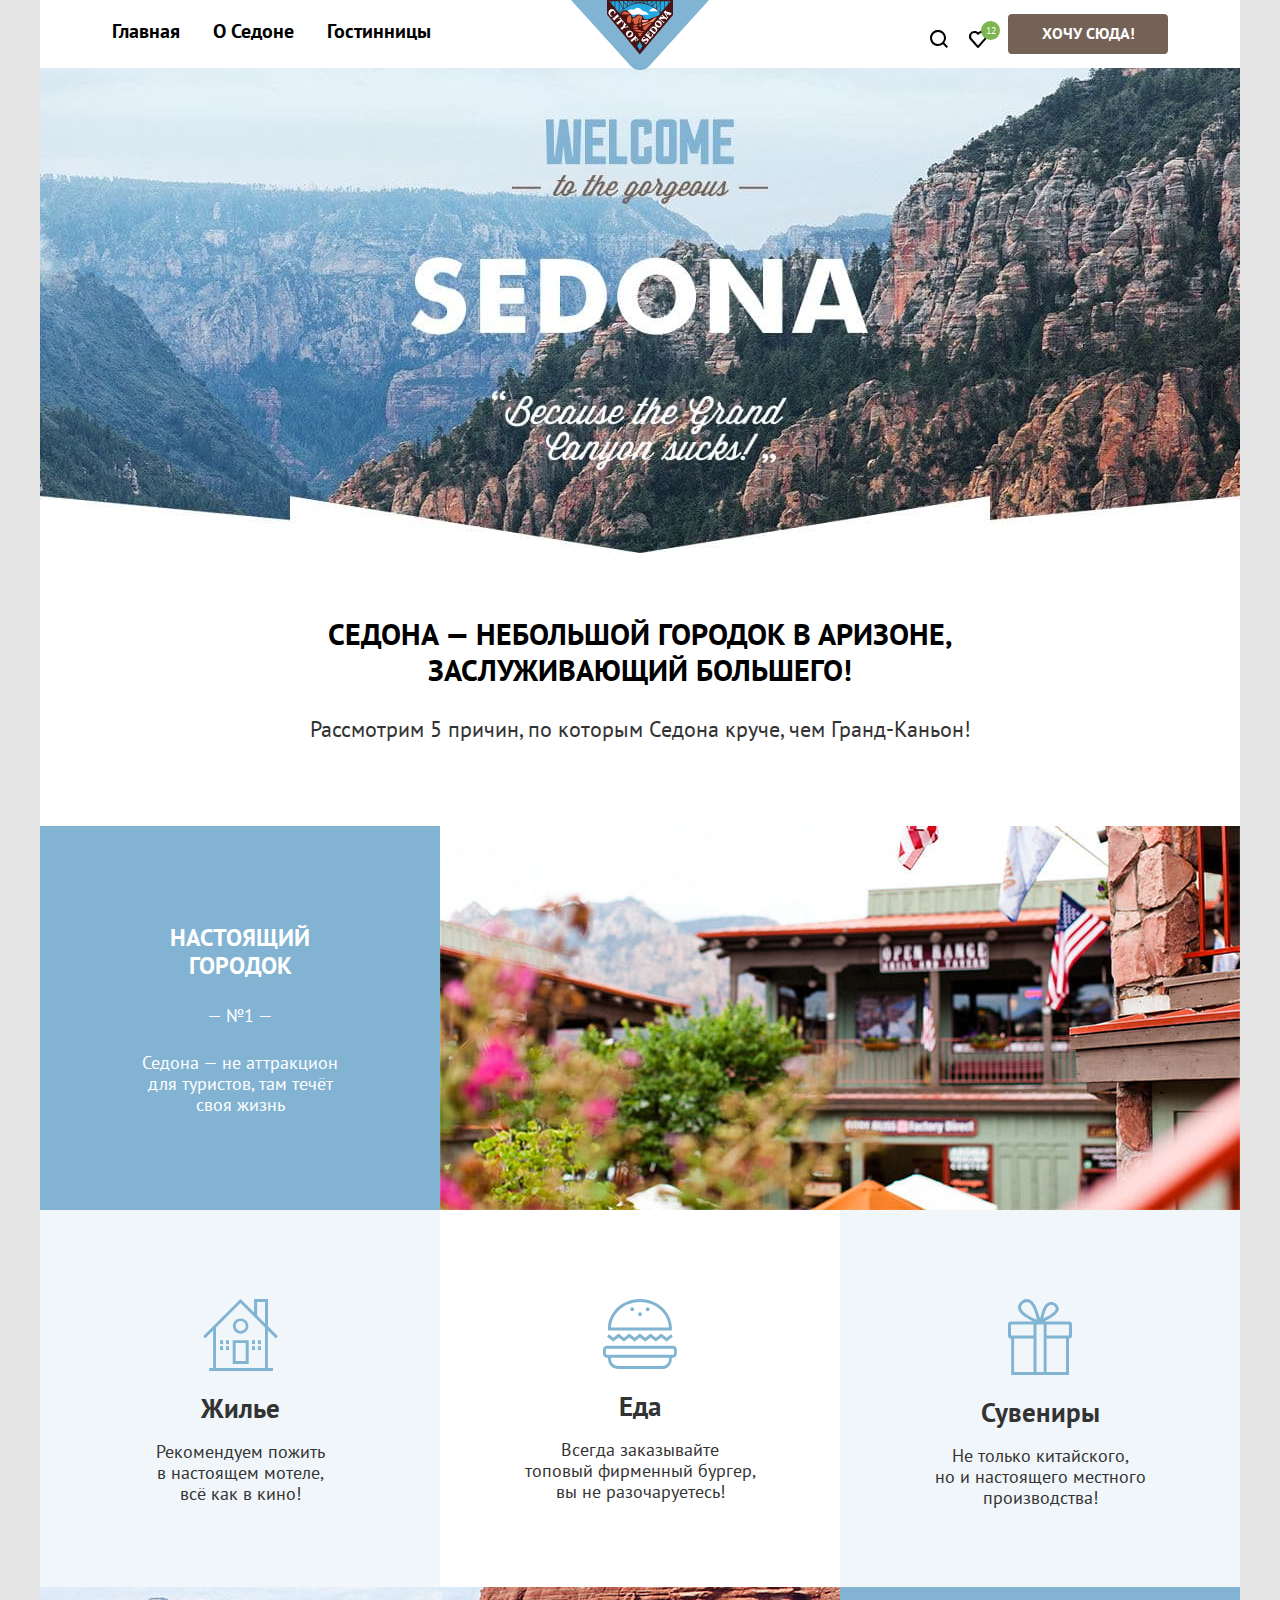
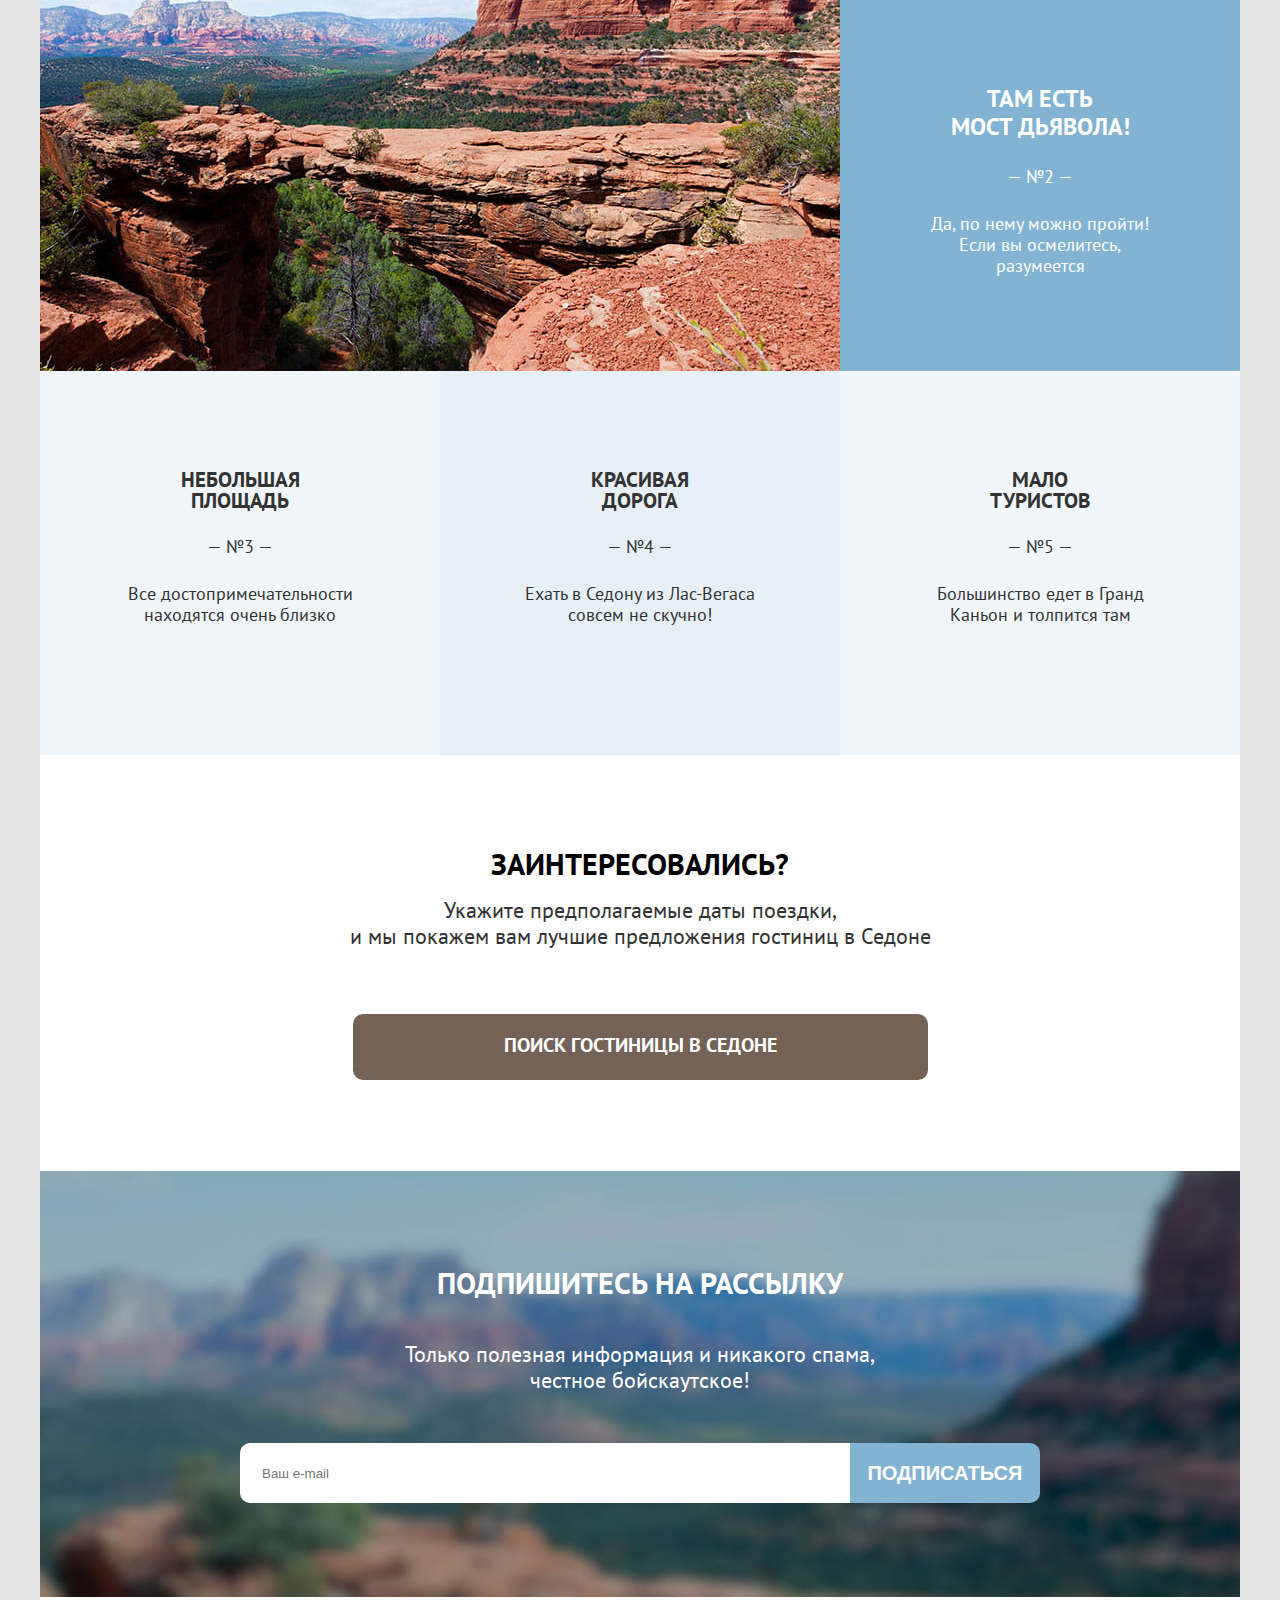
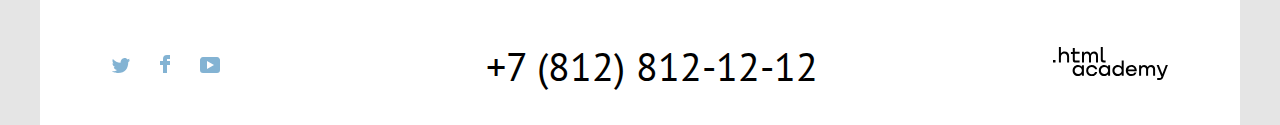
<file: index.html>
<!DOCTYPE html>
<html lang="ru">
  <head>
    <meta charset="utf-8" />
    <title>HTML Academy: Седона</title>
    <link rel="stylesheet" href="./css/style.css" />
  </head>
  <body>
    <header class="header">
      <div class="container_wrap header_container_wrap">
        <nav class="header_nav">
          <ul class="header_list">
            <li class="header_item">
              <a class="header_list-link" href="#">Главная</a>
            </li>
            <li class="header_item">
              <a class="header_list-link" href="#">О Седоне</a>
            </li>
            <li class="header_item">
              <a class="header_list-link" href="./catalog.html">Гостинницы</a>
            </li>
          </ul>
        </nav>

        <img
          src="./img/logo_sedona.svg"
          class="header_logo"
          width="138"
          height="70"
          alt="Logo"
        />

        <div class="header_btn_group">
          <a class="header_btn" href="#">
            <img src="./img/search.svg" width="18" height="18" alt="Search" />
          </a>
          <a class="header_btn header_btn-img btn_count-likes" href="#">
            <img src="./img/likes.svg" width="18" height="17" alt="Likes" />
            <span class="count_likes">12</span>
          </a>
          <a class="header_btn-join" href="#">Хочу сюда!</a>
        </div>
      </div>
    </header>

    <main class="main">
      <section class="screen">
        <img
          src="./img/main-page/index-background.jpg"
          width="1200"
          height="485"
          alt="Welcome to the Sedona"
        />
      </section>

      <section class="presentation">
        <h1 class="presentation_title">
          Седона — небольшой городок в Аризоне,<br />
          заслуживающий большего!
        </h1>
        <p class="presentation_description">
          Рассмотрим 5 причин, по которым Седона круче, чем Гранд-Каньон!
        </p>

        <section>
          <div class="presentation_town_card presentation_card-height">
            <div class="presentation_card_wrap">
              <h2 class="presentation_subtitle">
                Настоящий<br />
                городок
              </h2>
              <p
                class="
                  presentation_serial_number presentation_serial_number-color
                "
              >
                — №1 —
              </p>
              <p class="presentation_card_description">
                Седона — не аттракцион<br />
                для туристов, там течёт<br />
                своя жизнь
              </p>
            </div>
            <img
              src="./img/main-page/bg-real_town.jpg"
              width="800"
              height="384"
              alt="Town landscape"
            />
          </div>
        </section>

        <section class="presentation_card">
          <div class="presentation_card_service presentation_card-height">
            <div
              class="
                presentation_card_service_house
                presentation_card_service_adventure
              "
            >
              <img
                src="./img/main-page/house.svg"
                width="75"
                height="72"
                class="presentation_card_service_img"
              />
              <h2 class="presentation_card_service_subtitle-height">Жилье</h2>
              <p class="presentation_card_service_description-img">
                Рекомендуем пожить <br />
                в настоящем мотеле,<br />
                всё как в кино!
              </p>
            </div>
            <div
              class="
                presentation_card_service_food
                presentation_card_service_adventure
              "
            >
              <img
                src="./img/main-page/burger.svg"
                width="74"
                height="70"
                class="presentation_card_service_img"
              />
              <h2 class="presentation_card_service_subtitle-height">Еда</h2>
              <p class="presentation_card_service_description-img">
                Всегда заказывайте <br />
                топовый фирменный бургер,<br />
                вы не разочаруетесь!
              </p>
            </div>
            <div
              class="
                presentation_card_service_gift
                presentation_card_service_adventure
              "
            >
              <img
                src="./img/main-page/gift.svg"
                width="64"
                height="76"
                class="presentation_card_service_img"
              />
              <h2 class="presentation_card_service_subtitle-height">
                Сувениры
              </h2>
              <p class="presentation_card_service_description-img">
                Не только китайского,<br />
                но и настоящего местного<br />
                производства!
              </p>
            </div>
          </div>
        </section>

        <section>
          <div class="cards_devils_bridge card_height">
            <img
              src="./img/main-page/bg-devils_bridge.jpg"
              width="800"
              height="384"
              alt="rope bridge"
            />
            <div class="presentation_card_wrap">
              <h2 class="presentation_subtitle">Там есть<br />мост дьявола!</h2>
              <p
                class="
                  presentation_serial_number presentation_serial_number-color
                "
              >
                — №2 —
              </p>
              <p class="presentation_card_description">
                Да, по нему можно пройти!<br />
                Если вы осмелитесь,<br />
                разумеется
              </p>
            </div>
          </div>
        </section>

        <section class="presentation_card">
          <div class="cards_small_area card_height">
            <div class="presentation_card_service_small_area">
              <h3 class="presentation_card_service_subtitle">
                Небольшая<br />
                площадь
              </h3>
              <p class="presentation_serial_number">— №3 —</p>
              <p class="presentation_card_service_description">
                Все достопримечательности<br />
                находятся очень близко
              </p>
            </div>
            <div class="presentation_card_service_beatiful_road">
              <h3 class="presentation_card_service_subtitle">
                Красивая<br />
                дорога
              </h3>
              <p class="presentation_serial_number">— №4 —</p>
              <p class="presentation_card_service_description">
                Ехать в Седону из Лас-Вегаса <br />совсем не скучно!
              </p>
            </div>
            <div class="presentation_card_service_few_tourists">
              <h3 class="presentation_card_service_subtitle">
                Мало<br />
                туристов
              </h3>
              <p class="presentation_serial_number">— №5 —</p>
              <p class="presentation_card_service_description">
                Большинство едет в Гранд<br />
                Каньон и толпится там
              </p>
            </div>
          </div>
        </section>
      </section>

      <section class="select_hotel">
        <h2 class="select_hotel_subtitle">Заинтересовались?</h2>
        <p class="select_hotel_description">
          Укажите предполагаемые даты поездки,<br />
          и мы покажем вам лучшие предложения гостиниц в Седоне
        </p>
        <a class="select_hotel_btn" href="#">Поиск гостиницы в Седоне</a>
      </section>
    </main>

    <footer class="footer">
      <section class="subscription">
        <h2 class="subscription_subtitle">Подпишитесь на рассылку</h2>

        <p class="subscription_description">
          Только полезная информация и никакого спама,<br />
          честное бойскаутское!
        </p>

        <form
          class="subscription_form"
          action="https://echo.htmlacademy.ru/"
          method="post"
        >
          <input
            class="subscription_input"
            placeholder="Ваш e-mail"
            type="email"
            name="subscription"
            required
          />

          <button class="subscription_submit" type="submit">Подписаться</button>
        </form>
      </section>

      <section class="footer_contacts container_wrap">
        <div class="foooter_contacts_wrap">
          <h2 class="visually-hidden">Контакты</h2>
          <ul class="footer_social_networks_list">
            <li class="footer_social_networks_item">
              <a class="footer_social_network_link" href="#">
                <img
                  src="./img/social-twitter.svg"
                  width="18"
                  height="15"
                  alt="Твиттер"
                />
              </a>
            </li>
            <li class="footer_social_networks_item">
              <a class="footer_social_network_link" href="#">
                <img
                  src="./img/social-facebook.svg"
                  width="10"
                  height="18"
                  alt="Фейсбук"
                />
              </a>
            </li>
            <li class="footer_social_networks_item">
              <a class="footer_social_network_link" href="#">
                <img
                  src="./img/social-youtube.svg"
                  width="20"
                  height="16"
                  alt="Ютуб"
                />
              </a>
            </li>
          </ul>
        </div>

        <span class="footer_phone_number">+7 (812) 812-12-12</span>

        <a class="footer_htmlacademy_link" href="https://htmlacademy.ru/">
          <img
            src="./img/logo_htmlacademy.svg"
            alt="logo link htmlacademy"
            width="115"
            height="34"
          />
        </a>
      </section>
    </footer>
  </body>
</html>
</file>
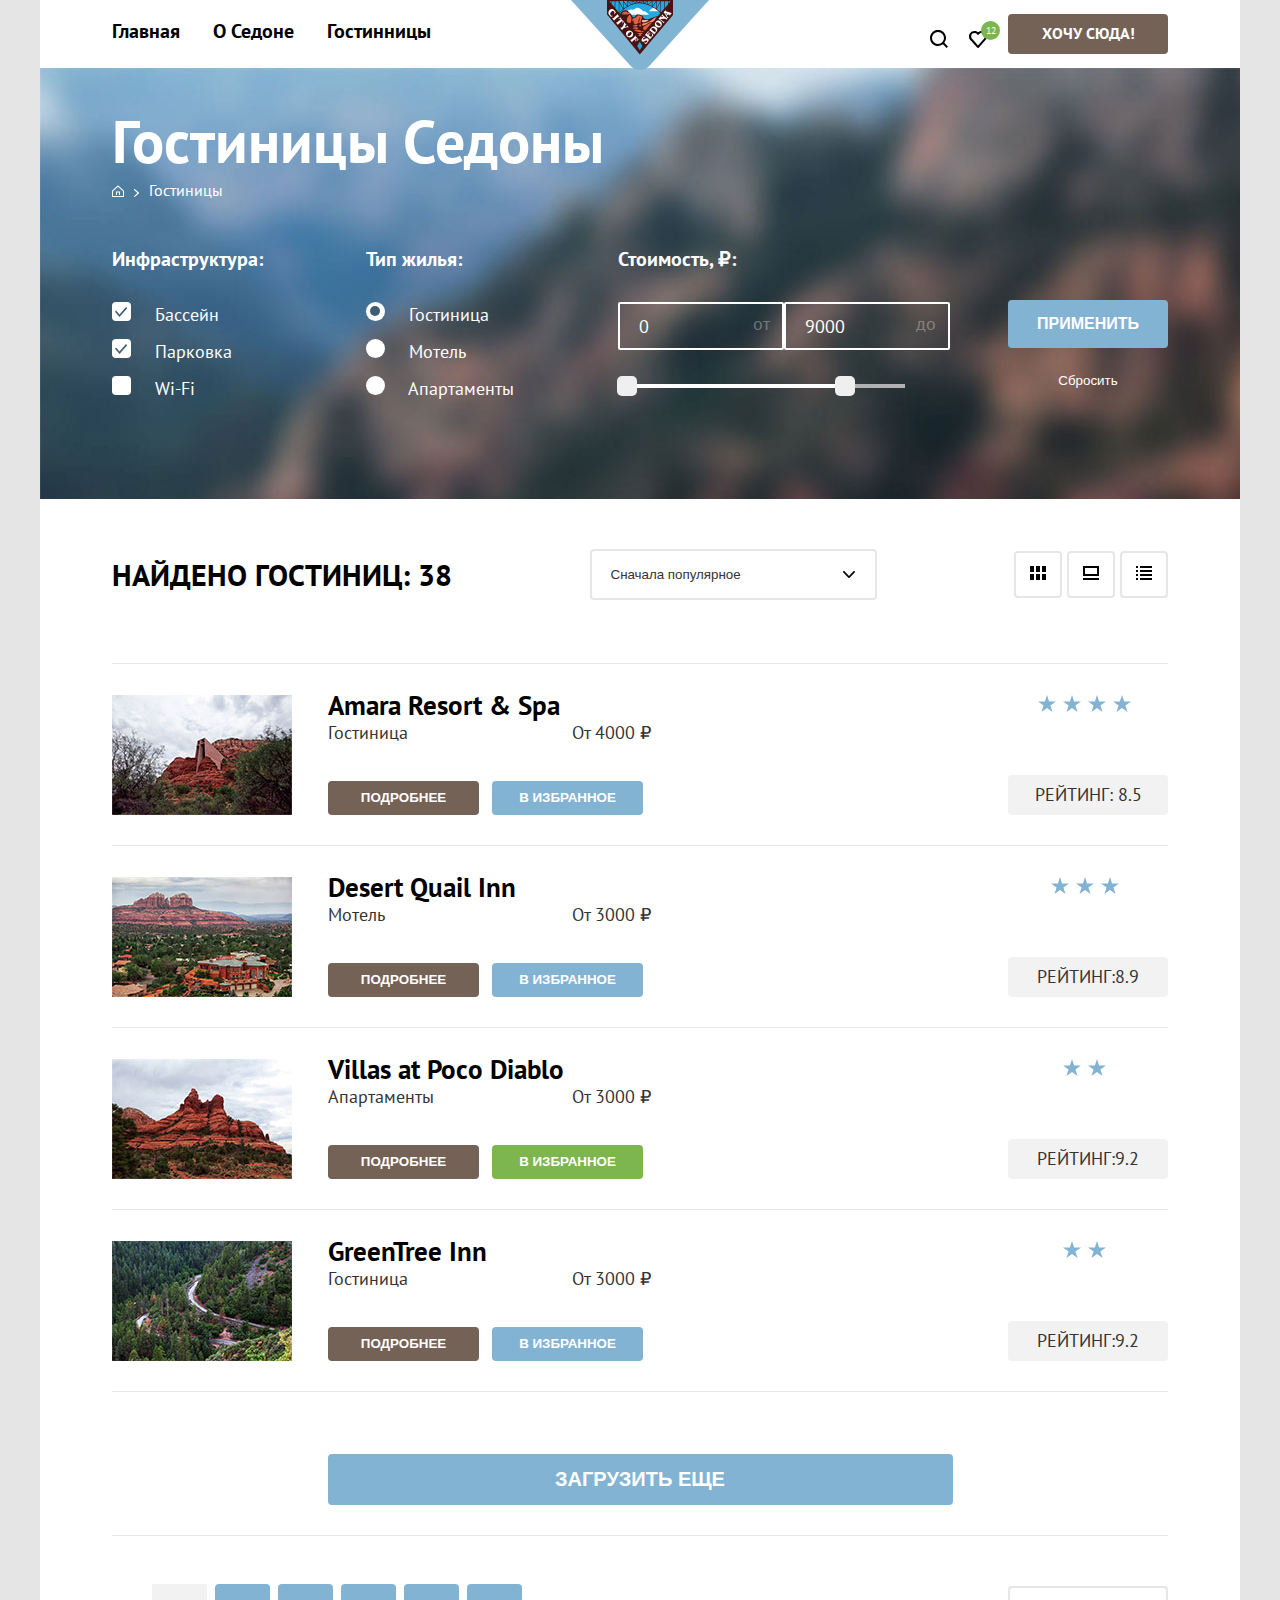
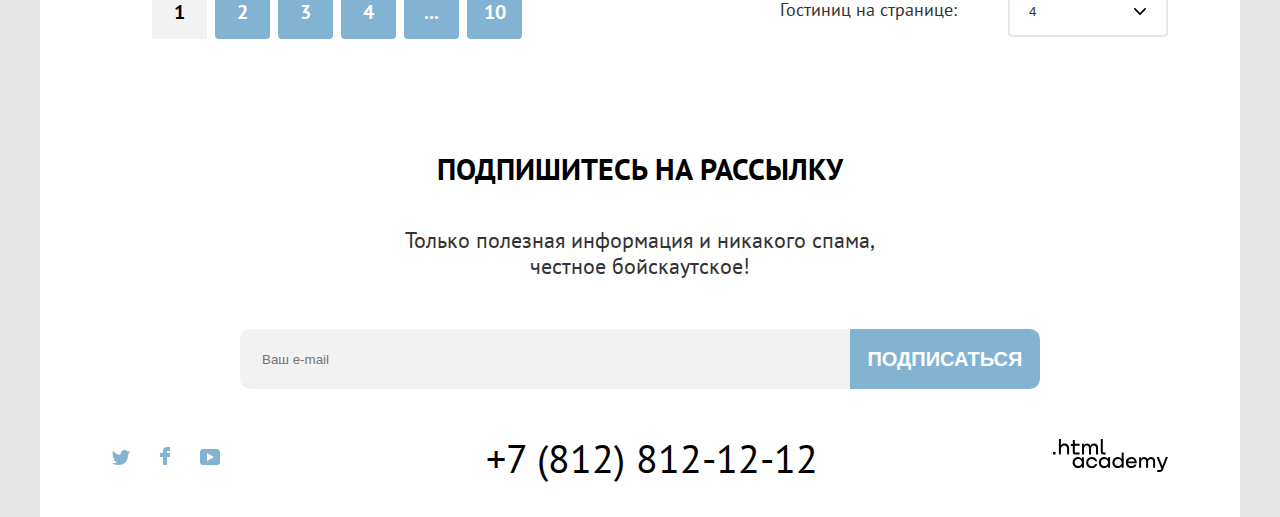
<file: catalog.html>
<!DOCTYPE html>
<html lang="ru">
  <head>
    <meta charset="utf-8" />
    <title>HTML Academy: Каталог</title>
    <link rel="stylesheet" href="./css/style.css" />
  </head>
  <body>
    <header class="header">
      <div class="container_wrap header_container_wrap">
        <nav class="header_nav">
          <ul class="header_list">
            <li class="header_item">
              <a class="header_list-link" href="./index.html">Главная</a>
            </li>
            <li class="header_item">
              <a class="header_list-link" href="#">О Седоне</a>
            </li>
            <li class="header_item">
              <a class="header_list-link" href="./catalog.html">Гостинницы</a>
            </li>
          </ul>
        </nav>

        <img
          src="./img/logo_sedona.svg"
          class="header_logo"
          width="138"
          height="70"
          alt="Logo"
        />

        <div class="header_btn_group">
          <a class="header_btn" href="#">
            <img src="./img/search.svg" width="18" height="18" alt="Search" />
          </a>
          <a class="header_btn header_btn-img btn_count-likes" href="#">
            <img src="./img/likes.svg" width="18" height="17" alt="Likes" />
            <span class="count_likes">12</span>
          </a>
          <a class="header_btn-join" href="#">Хочу сюда!</a>
        </div>
      </div>
    </header>

    <main class="main">
      <section class="search_parametrs">
        <div class="container_wrap">
          <div class="search_parametrs_wrap_navigation">
            <h1 class="search_parametrs_title">Гостиницы Седоны</h1>

            <ul class="breadcrumbs">
              <li class="breadcrumbs_item">
                <a class="breadcrumbs_link" href="index.html">
                  <img
                    src="./img/catalog-page/home.svg"
                    width="12"
                    height="12"
                    alt="Главная"
                  />
                </a>
              </li>
              <li class="breadcrumbs_item">
                <img src="./img/catalog-page/arrow.svg" width="5" height="8" />
              </li>
              <li class="breadcrumbs_current_page">Гостиницы</li>
            </ul>
          </div>

          <section class="filter_parametrs">
            <form
              class="filter_parametrs_catalog_form"
              action="https://echo.htmlacademy.ru/"
              method="get"
            >
              <div>
                <h2 class="filter_parametrs_catalog_subtitle">
                  Инфраструктура:
                </h2>
                <ul class="filter_parametrs_list">
                  <li class="filter_parametrs_item">
                    <input
                      class="filter_parametrs_checkbox"
                      id="swimming_pool"
                      type="checkbox"
                      name="infrastructure"
                      value="swimming_pool"
                      checked
                    />
                    <label class="filter_parametrs_label" for="swimming_pool">
                      <span></span>
                      Бассейн</label
                    >
                  </li>

                  <li class="filter_parametrs_item">
                    <input
                      class="filter_parametrs_checkbox"
                      id="parking"
                      type="checkbox"
                      value="parking"
                      name="infrastructure"
                      checked
                    />
                    <label class="filter_parametrs_label" for="parking">
                      <span></span>
                      Парковка</label
                    >
                  </li>

                  <li class="filter_parametrs_item">
                    <input
                      class="filter_parametrs_checkbox"
                      type="checkbox"
                      id="wi_fi"
                      value="wi-fi"
                      name="infrastructure"
                    />
                    <label class="filter_parametrs_label" for="wi_fi">
                      <span></span>
                      Wi-Fi</label
                    >
                  </li>
                </ul>
              </div>

              <div>
                <h2 class="filter_parametrs_catalog_subtitle">Тип жилья:</h2>
                <ul class="filter_parametrs_list">
                  <li class="filter_parametrs_item">
                    <input
                      type="radio"
                      class="filter_parametrs_radio"
                      value="hotel"
                      name="real-estate"
                      id="hotel"
                      checked
                    />
                    <label class="filter_parametrs_label" for="hotel">
                      <span></span>
                      Гостиница
                    </label>
                  </li>

                  <li class="filter_parametrs_item">
                    <input
                      type="radio"
                      class="filter_parametrs_radio"
                      value="motel"
                      name="real-estate"
                      id="motel"
                    />
                    <label
                      class="filter_parametrs_label"
                      for="motel"
                      class="control"
                    >
                      <span></span>
                      Мотель
                    </label>
                  </li>

                  <li class="filter_parametrs_item">
                    <input
                      type="radio"
                      class="filter_parametrs_radio"
                      value="apartments"
                      name="real-estate"
                      id="apartments"
                    />
                    <label
                      class="filter_parametrs_label"
                      for="apartments"
                      class="control"
                    >
                      <span></span>
                      Апартаменты
                    </label>
                  </li>
                </ul>
              </div>

              <div class="filter_parametrs_cost_wrap">
                <h2 class="filter_parametrs_catalog_subtitle">Стоимость, ₽:</h2>
                <div class="filter_parametrs_inputs_wrap">
                  <div class="filter_parametrs_input_cost-from">
                    <input
                      class="filter_parametrs_input_cost"
                      type="number"
                      value="0"
                      name="min-price"
                    />
                    <span class="cost_from_to">от</span>
                  </div>

                  <div class="filter_parametrs_input_cost-to">
                    <input
                      class="filter_parametrs_input_cost"
                      type="number"
                      value="9000"
                      name="max-price"
                    />
                    <span class="cost_from_to">до</span>
                  </div>
                </div>

                <div class="range_toggle">
                  <div class="range_toggle_wrap" style="width: 236px; left: 0">
                    <button
                      class="filter_parametrs_range-toggle range_toggle-min"
                      type="button"
                    >
                      <span class="visually-hidden"
                        >Изменить минимальную цену.</span
                      >
                    </button>

                    <button
                      class="filter_parametrs_range-toggle range_toggle-max"
                      type="button"
                    >
                      <span class="visually-hidden"
                        >Изменить максимальную цену.</span
                      >
                    </button>
                  </div>
                </div>
              </div>

              <div class="filter_parametrs_btn_group">
                <button class="filter_parametrs_apply" type="submit">
                  Применить
                </button>
                <button class="filter_parametrs_reset" type="reset">
                  Сбросить
                </button>
              </div>
            </form>
          </section>
        </div>
      </section>

      <section class="search_results">
        <div class="container_wrap">
          <div class="search_filter_wrap">
            <h2 class="search_results_subtitle">Найдено гостиниц: 38</h2>
            <form class="search_results_sorting">
              <span class="visually-hidden">Сортировка</span>

              <select class="search_results_select">
                <option value="popular">Сначала популярное</option>
                <option value="cheap">Сначала дешёвое</option>
                <option value="expensive">Сначала дорогое</option>
              </select>
            </form>
            <div class="search_result_btn_group">
              <button class="search_results_sort_table search_results_sort_btn">
                <img
                  src="./img/catalog-page/mode-tile.svg"
                  width="16"
                  height="14"
                  alt="Показать плитки"
                />
              </button>
              <button
                class="search_results_sort_slideshow search_results_sort_btn"
              >
                <img
                  src="./img/catalog-page/mode-slideshow.svg"
                  width="16"
                  height="14"
                  alt="Показать карточки"
                />
              </button>
              <button class="search_results_sort_list search_results_sort_btn">
                <img
                  src="./img/catalog-page/mode-list.svg"
                  width="16"
                  height="14"
                  alt="Показать список"
                />
              </button>
            </div>
          </div>

          <ul class="sort_list">
            <span class="visually-hidden">Список гостиниц с фильтрами:</span>
            <li class="sort_list_card">
              <div class="sort_list_description">
                <img
                  class="sort_list_image"
                  src="./img/catalog-page/hotel-1.jpg"
                  width="180"
                  height="120"
                />
                <div class="product_card_wrap">
                  <div>
                    <h2 class="product_card_title">
                      <a class="product_card_link" href="#">
                        Amara Resort & Spa
                      </a>
                    </h2>

                    <div class="type_of_house_wrap">
                      <span class="type_of_house">Гостиница</span>
                      <span class="sort_list_price">От 4000 ₽</span>
                    </div>
                  </div>

                  <div class="sort_list_btn_group">
                    <button
                      class="sort_list_details sort_list_btn"
                      type="button"
                    >
                      подробнее
                    </button>
                    <button
                      class="sort_list_favorite sort_list_btn"
                      type="button"
                    >
                      В избранное
                    </button>
                  </div>
                </div>
              </div>

              <div class="sort_list_rating">
                <ul class="sort_list_stars">
                  <li class="star"></li>
                  <li class="star"></li>
                  <li class="star"></li>
                  <li class="star"></li>
                </ul>

                <p class="sort_list_total_rating">Рейтинг: 8.5</p>
              </div>
            </li>

            <li class="sort_list_card">
              <div class="sort_list_description">
                <img
                  class="sort_list_image"
                  src="./img/catalog-page/hotel-2.jpg"
                  width="180"
                  height="120"
                />

                <div class="product_card_wrap">
                  <div>
                    <h2 class="product_card_title">
                      <a class="product_card_link" href="#">
                        Desert Quail Inn
                      </a>
                    </h2>

                    <div class="type_of_house_wrap">
                      <span class="type_of_house">Мотель</span>
                      <span class="sort_list_price">От 3000 ₽</span>
                    </div>
                  </div>

                  <div class="sort_list_btn_group">
                    <button
                      class="sort_list_details sort_list_btn"
                      type="button"
                    >
                      подробнее
                    </button>
                    <button
                      class="sort_list_favorite sort_list_btn"
                      type="button"
                    >
                      В избранное
                    </button>
                  </div>
                </div>
              </div>
              <div class="sort_list_rating">
                <ul class="sort_list_stars">
                  <li class="star"></li>
                  <li class="star"></li>
                  <li class="star"></li>
                </ul>

                <p class="sort_list_total_rating">Рейтинг:8.9</p>
              </div>
            </li>

            <li class="sort_list_card">
              <div class="sort_list_description">
                <img
                  class="sort_list_image"
                  src="./img/catalog-page/hotel-3.jpg"
                  width="180"
                  height="120"
                />

                <div class="product_card_wrap">
                  <div>
                    <h2 class="product_card_title">
                      <a class="product_card_link" href="#">
                        Villas at Poco Diablo
                      </a>
                    </h2>

                    <div class="type_of_house_wrap">
                      <span class="type_of_house">Апартаменты</span>
                      <span class="sort_list_price">От 3000 ₽</span>
                    </div>
                  </div>

                  <div class="sort_list_btn_group">
                    <button
                      class="sort_list_details sort_list_btn"
                      type="button"
                    >
                      подробнее
                    </button>
                    <button
                      class="
                        sort_list_favorite sort_list_favorite-add sort_list_btn
                      "
                      type="button"
                    >
                      В избранное
                    </button>
                  </div>
                </div>
              </div>
              <div class="sort_list_rating">
                <ul class="sort_list_stars">
                  <li class="star"></li>
                  <li class="star"></li>
                </ul>

                <p class="sort_list_total_rating">Рейтинг:9.2</p>
              </div>
            </li>

            <li class="sort_list_card">
              <div class="sort_list_description">
                <img
                  class="sort_list_image"
                  src="./img/catalog-page/hotel-4.jpg"
                  width="180"
                  height="120"
                />

                <div class="product_card_wrap">
                  <div>
                    <h2 class="product_card_title">
                      <a class="product_card_link" href="#"> GreenTree Inn </a>
                    </h2>

                    <div class="type_of_house_wrap">
                      <span class="type_of_house">Гостиница</span>
                      <span class="sort_list_price">От 3000 ₽</span>
                    </div>
                  </div>

                  <div class="sort_list_btn_group">
                    <button
                      class="sort_list_details sort_list_btn"
                      type="button"
                    >
                      подробнее
                    </button>
                    <button
                      class="sort_list_favorite sort_list_btn"
                      type="button"
                    >
                      В избранное
                    </button>
                  </div>
                </div>
              </div>

              <div class="sort_list_rating">
                <ul class="sort_list_stars">
                  <li class="star"></li>
                  <li class="star"></li>
                </ul>
                <p class="sort_list_total_rating">Рейтинг:9.2</p>
              </div>
            </li>

            <li class="sort_list_card sort_list_card-show_more">
              <button class="sort_list_show_more" type="button">
                Загрузить еще
              </button>
            </li>
          </ul>

          <div class="pagination_wrap">
            <ul class="pagination">
              <li class="pagination_item">
                <a href="#" class="pagination_button pagination_button-current"
                  >1</a
                >
              </li>
              <li class="pagination_item">
                <a href="#" class="pagination_button">2</a>
              </li>
              <li class="pagination_item">
                <a href="#" class="pagination_button">3</a>
              </li>
              <li class="pagination_item">
                <a href="#" class="pagination_button">4</a>
              </li>
              <li class="pagination_item">
                <a href="#" class="pagination_button">...</a>
              </li>
              <li class="pagination_item">
                <a href="#" class="pagination_button">10</a>
              </li>
            </ul>

            <div class="display_number_hotel_wrap">
              <label
                for="display_number_hotels"
                class="display_number_hotels filter_parametrs_label-color"
                >Гостиниц на странице:</label
              >
              <div class="display_number_hotels_form">
                <span class="visually-hidden">Выпадающий список</span>
                <select
                  class="display_number_hotels_select"
                  id="display_number_hotels"
                >
                  <option>4</option>
                  <option>8</option>
                  <option>32</option>
                </select>
              </div>
            </div>
          </div>
        </div>
      </section>
    </main>

    <footer class="footer">
      <section class="subscription_catalog container_wrap">
        <h2 class="subscription_subtitle subscription_subtitle-catalog">
          Подпишитесь на рассылку
        </h2>

        <p class="subscription_description subscription_description-catalog">
          Только полезная информация и никакого спама,<br />
          честное бойскаутское!
        </p>

        <form
          class="subscription_form"
          action="https://echo.htmlacademy.ru/"
          method="post"
        >
          <input
            class="subscription_input subscription_input-catalog"
            placeholder="Ваш e-mail"
            type="email"
            name="subscription"
            required
          />

          <button class="subscription_submit" type="submit">Подписаться</button>
        </form>
      </section>

      <section class="footer_contacts container_wrap">
        <div class="foooter_contacts_wrap">
          <h2 class="visually-hidden">Контакты</h2>
          <ul class="footer_social_networks_list">
            <li class="footer_social_networks_item">
              <a class="footer_social_network_link" href="#">
                <img
                  src="./img/social-twitter.svg"
                  width="18"
                  height="15"
                  alt="Твиттер"
                />
              </a>
            </li>
            <li class="footer_social_networks_item">
              <a class="footer_social_network_link" href="#">
                <img
                  src="./img/social-facebook.svg"
                  width="10"
                  height="18"
                  alt="Фейсбук"
                />
              </a>
            </li>
            <li class="footer_social_networks_item">
              <a class="footer_social_network_link" href="#">
                <img
                  src="./img/social-youtube.svg"
                  width="20"
                  height="16"
                  alt="Ютуб"
                />
              </a>
            </li>
          </ul>
        </div>

        <span class="footer_phone_number">+7 (812) 812-12-12</span>

        <a class="footer_htmlacademy_link" href="https://htmlacademy.ru/">
          <img
            src="./img/logo_htmlacademy.svg"
            alt="logo link htmlacademy"
            width="115"
            height="34"
          />
        </a>
      </section>
    </footer>
  </body>
</html>
</file>
<file: css/style.css>
:root {
  --color-black: #000;
  --color-grey-black: #333;
  --color-white: #fff;
  --btn-bg-warm-brown: #756257;
  --btn-bg-active-natural-green: #7db54f;
  --btn-bg-cold-blue: #83b3d3;
  --size-nav-menu: 20px;
  --size-cards-descriptions: 21px;
  --size-cards-title: 24px;
  --size-form-list: 18px;
}

@font-face {
  font-family: "PTSans";
  src: url("../fonts/ptsans-400.woff2") format("woff2");
  font-style: normal;
  font-weight: 400;
  font-display: swap;
}

@font-face {
  font-family: "PTSans";
  src: url("../fonts/ptsans-700.woff2") format("woff2");
  font-style: normal;
  font-weight: 700;
  font-display: swap;
}

html {
  background-color: #e5e5e5;
}

body {
  min-height: 100%;
  max-width: 1280px;
  color: var(--color-grey-black);
  font-family: "PTSans";
  font-weight: 400;
  font-size: 18px;
  line-height: 21px;
  text-align: center;
  margin: 0 auto;
}

/* general styles */
.visually-hidden {
  display: none;
}

.header,
.main,
.footer {
  margin: 0 auto;
  padding: 0;
  max-width: 1200px;
  background-color: #fff;
}

/* header */
.header_container_wrap {
  display: flex;
  justify-content: space-between;
  position: relative;
  padding-top: 14px;
  align-items: center;
}

.header_list {
  list-style: none;
  padding: 0;
  margin: 0;
  display: flex;
}

.header_item {
  margin-right: 33px;
  padding-bottom: 20px;
}

.header_list-link {
  text-decoration: none;
  color: var(--color-black);
  font-size: var(--size-nav-menu);
  line-height: 26px;
  font-weight: 700;
}

.header_list-link:hover {
  border-bottom: 2px solid var(--btn-bg-warm-brown);
  padding-bottom: 18px;
}

.header_logo {
  position: absolute;
  top: 0;
  left: 50%;
  transform: translateX(-50%);
  z-index: 2;
}

.header_btn_group {
  display: flex;
  align-items: center;
}

.header_btn {
  margin-right: 21px;
}

.btn_count-likes {
  position: relative;
}

.count_likes {
  display: flex;
  justify-content: center;
  align-items: center;
  border-radius: 50%;
  background-color: var(--btn-bg-active-natural-green);
  text-decoration: none;
  position: absolute;
  bottom: 12px;
  left: 12px;
  width: 19px;
  height: 19px;
  font-size: 10px;
  color: #fff;
}

.header_btn-join {
  font-weight: 700;
  font-size: 16px;
  color: var(--color-white);
  text-transform: uppercase;
  width: 160px;
  padding: 9px 0 10px;
  margin-bottom: 14px;
  background-color: var(--btn-bg-warm-brown);
  text-decoration: none;
  border-radius: 4px;
  box-sizing: border-box;
}

/* main screen */
.screen {
  background: url("../img/main-page/index-background.jpg");
  width: 100%;
  height: 485px;
}

.presentation_title {
  font-weight: 700;
  font-size: 30px;
  line-height: 36px;
  color: var(--color-black);
  text-transform: uppercase;
  padding-top: 63px;
  margin: 0;
}

.presentation_description {
  font-size: 22px;
  line-height: 36px;
  padding: 23px 0 79px;
  margin: 0;
}

.presentation_town_card {
  width: 100%;
  display: flex;
}

.presentation_card_wrap {
  background-color: var(--btn-bg-cold-blue);
  width: 400px;
}

.presentation_card_service {
  display: flex;
}

.presentation_card_service_house,
.presentation_card_service_gift {
  background-color: rgba(131, 179, 211, 0.12);
}

.presentation_card_service_adventure {
  width: 400px;
}

.presentation_card_service_img {
  padding-top: 89px;
}

.cards_devils_bridge {
  display: flex;
}

.presentation_subtitle {
  font-size: var(--size-cards-title);
  line-height: 28px;
  color: var(--color-white);
  text-transform: uppercase;
  margin: 98px 0 0;
}

.presentation_serial_number {
  margin: 25px 0 0;
}

.presentation_serial_number-color {
  color: var(--color-white);
}

.cards_small_area {
  display: flex;
}

.presentation_card_service_small_area,
.presentation_card_service_few_tourists {
  background-color: rgba(131, 179, 211, 0.12);
}

.presentation_card_service_beatiful_road {
  background-color: rgba(131, 179, 211, 0.2);
}

.presentation_card_service_small_area,
.presentation_card_service_few_tourists,
.presentation_card_service_beatiful_road {
  width: 400px;
}

.presentation_card_service_subtitle {
  margin: 98px 0 0;
  text-transform: uppercase;
}

.presentation_card_service_subtitle-height {
  margin-top: 23px;
}

.presentation_card_service_description {
  margin: 26px 0 130px;
}

.presentation_card_service_description-img {
  margin-bottom: 79px;
}

.presentation_card_description {
  font-size: 18px;
  text-align: center;
  color: var(--color-white);
  margin: 26px 0 0;
}

.select_hotel {
  padding: 91px 0;
}

.select_hotel_subtitle {
  color: var(--color-black);
  font-size: 30px;
  line-height: 36px;
  font-weight: 700;
  text-transform: uppercase;
  margin: 0;
}

.select_hotel_description {
  font-size: 22px;
  line-height: 26px;
  margin: 15px 0 0;
}

.select_hotel_btn {
  background-color: var(--btn-bg-warm-brown);
  color: var(--color-white);
  font-size: 20px;
  line-height: 36px;
  font-weight: 700;
  text-transform: uppercase;
  margin: 65px auto 0;
  padding: 13px 0 17px;
  display: block;
  border-radius: 10px;
  max-width: 575px;
  text-decoration: none;
}

.subscription_subtitle {
  color: var(--color-white);
  font-size: 30px;
  line-height: 36px;
  font-weight: 700;
  text-transform: uppercase;
  padding-top: 94px;
  margin: 0;
}

.subscription_description {
  color: var(--color-white);
  font-size: 22px;
  line-height: 26px;
  margin: 40px 0 0;
}

.subscription_description-catalog {
  color: #333;
}

.subscription {
  background-image: url("../img/main-page/bg-contacts.jpg");
  background-size: cover;
  background-repeat: no-repeat;
  margin: 0;
  padding-bottom: 94px;
}

.subscription_form {
  display: flex;
  width: 800px;
  height: 60px;
  margin: 50px auto 0;
}

.subscription_input {
  width: 600px;
  border: transparent;
  border-radius: 10px 0 0 10px;
  color: #0000008a;
  padding: 0 19px 0 22px;
}

.subscription_input-catalog {
  background-color: #f2f2f2;
}

.subscription_submit {
  color: var(--color-white);
  font-weight: 700;
  font-size: 20px;
  line-height: 26px;
  text-transform: uppercase;
  background-color: var(--btn-bg-cold-blue);
  width: 200px;
  border: transparent;
  border-radius: 0 10px 10px 0;
}

.footer_contacts {
  display: flex;
  justify-content: space-between;
  align-items: center;
  padding: 40px 0 30px;
}

.footer_social_networks_list {
  display: flex;
}

.footer_social_networks_item {
  margin-right: 30px;
  display: flex;
  align-items: center;
}

.footer_phone_number {
  font-size: 40px;
  line-height: 40px;
  color: var(--color-black);
}

/* catalog style */
/* --------------------------------------------------------------- */
.container_wrap {
  width: 1056px;
  margin: 0 auto;
}

.search_parametrs {
  background-image: url("../img/catalog-page/catalog-background.jpg");
  background-size: cover;
  background-repeat: no-repeat;
  padding: 34px 0 86px;
}

.search_parametrs_wrap_navigation {
  padding-bottom: 45px;
}

.search_parametrs_title {
  font-size: 60px;
  line-height: 78px;
  color: var(--color-white);
  font-weight: 700;
  text-align: left;
  margin: 0;
}

.breadcrumbs {
  text-align: left;
  display: flex;
  text-decoration: none;
  padding: 0;
  margin: 0;
  list-style: none;
}

.breadcrumbs_item {
  margin-right: 10px;
}

.breadcrumbs_current_page {
  font-size: 16px;
  color: var(--color-white);
}

.filter_parametrs_catalog_form {
  display: flex;
  justify-content: space-between;
}

.filter_parametrs_catalog_subtitle {
  font-size: var(--size-nav-menu);
  line-height: 26px;
  color: var(--color-white);
  font-weight: 700;
  text-align: left;

  margin: 0 0 30px;
}

.filter_parametrs_cost_wrap {
  width: 287px;
}

.filter_parametrs_input_cost {
  width: 143px;
  background: transparent;
  border: 2px solid #fff;
  padding: 0;
  border-radius: 2px;
  margin: 0;
  height: 44px;
  color: #fff;
  font-size: 18px;
  font-family: "PTSans";
  padding-left: 19px;
}

.filter_parametrs_input_cost-from {
  position: relative;
}

.cost_from_to {
  position: absolute;
  top: 11px;
  right: 14px;
  color: #fff;
  opacity: 0.3;
}

.filter_parametrs_input_cost-to {
  position: relative;
}

.filter_parametrs_list {
  text-align: left;
  padding: 0;
  margin: 0;
}

.filter_parametrs_item {
  font-size: var(--size-form-list);
  line-height: 23px;
  list-style: none;
  padding: 0;
  margin-bottom: 13px;
}

.filter_parametrs_checkbox[type="checkbox"] {
  display: none;
}

.filter_parametrs_checkbox[type="checkbox"] + label span {
  display: inline-block;
  width: 19px;
  height: 19px;
  margin-right: 19px;
  background-color: #fff;
  border-radius: 4px;
  cursor: pointer;
}

.filter_parametrs_checkbox[type="checkbox"]:checked + label span::before {
  content: "";
  background: url(../img/catalog-page/mark-checked.svg) center no-repeat;
  height: 19px;
  width: 19px;
  display: block;
}

.filter_parametrs_radio[type="radio"] {
  display: none;
}

.filter_parametrs_radio[type="radio"] + label span {
  display: inline-block;
  width: 19px;
  height: 19px;
  margin-right: 19px;
  background-color: #fff;
  border-radius: 50%;
  cursor: pointer;
  position: relative;
}

.filter_parametrs_radio[type="radio"]:checked + label span::before {
  content: "";
  background-color: #3f5e72;
  border-radius: 50%;
  height: 10px;
  width: 10px;
  display: block;
  position: absolute;
  top: 4px;
  left: 4px;
}

.filter_parametrs_label {
  color: #fff;
}

.cost_from,
.cost_to {
  font-size: var(--size-form-list);
  line-height: 23px;
  color: rgba(255, 255, 255, 1);
  font-size: 18px;
}

.filter_parametrs_inputs_wrap {
  display: flex;
}

.range_toggle {
  width: 287px;
  border-bottom: 4px solid #afb1b3;
}

.range_toggle_wrap {
  border-bottom: 4px solid #fff;
  position: relative;
  margin-top: 30px;
  transform: translateY(4px);
}

.range_toggle-min,
.range_toggle-max {
  width: 20px;
  height: 20px;
  border-radius: 5px;
  border: transparent;
}

.range_toggle-min {
  position: absolute;
  top: -8px;
  left: -1px;
}

.range_toggle-max {
  position: absolute;
  top: -8px;
  right: -1px;
}

.filter_parametrs_btn_group {
  display: flex;
  flex-direction: column;
  transform: translateY(54px);
}

.filter_parametrs_apply {
  background: var(--btn-bg-cold-blue);
  color: var(--color-white);
  font-weight: 700;
  text-transform: uppercase;
  font-size: 16px;
  padding: 15px 0;
  border-radius: 4px;
  border: transparent;
  width: 160px;
}

.filter_parametrs_reset {
  color: var(--color-white);
  line-height: 23px;
  border: transparent;
  background-color: transparent;
  margin-top: 20px;
}

.search_filter_wrap {
  display: flex;
  justify-content: space-between;
  align-items: center;
  padding: 50px 0 45px;
}

.search_results_subtitle {
  font-size: 30px;
  line-height: 39px;
  font-weight: 700;
  color: var(--color-black);
  text-transform: uppercase;
  text-align: left;
  margin: 0;
}

.search_results_select {
  line-height: 23px;
  padding: 12px 0 12px 19px;
  border: 2px solid #e6e6e6;
  border-radius: 4px;
  color: #333;
  width: 287px;
  appearance: none;
  background: url("../img/catalog-page/dropdown-mark.svg") no-repeat;
  background-position: 251px center;
}

.search_results_sort_btn {
  border: 2px solid #e6e6e6;
  border-radius: 4px;
  background-color: transparent;
  padding: 13px 14px;
}

.search_results_sort_table:hover,
.search_results_sort_slideshow:hover,
.search_results_sort_list:hover {
  border: 2px solid var(--color-black);
}

.search_results_sort_table:focus,
.search_results_sort_slideshow:focus,
.search_results_sort_list:focus {
  border: 2px solid var(--color-black);
}

.search_results_sort_table:active,
.search_results_sort_slideshow:active,
.search_results_sort_list:active {
  border: 2px solid var(--color-black);
}

.product-card-link {
  font-weight: 700;
  font-size: var(--size-cards-title);
  line-height: 31px;
  color: var(--color-black);
  text-align: left;
}

.type_of_house_wrap {
  display: flex;
  justify-content: space-between;
}

.type_of_house,
.sort_list_price {
  line-height: 23px;
}

.sort_list {
  padding: 0;
}

.sort_list:first-of-type {
  border-top: 1px solid #e6e6e6;
}

.sort_list_card {
  list-style: none;
  padding: 0;
  display: flex;
  justify-content: space-between;
  border-bottom: 1px solid #e6e6e6;
  padding: 31px 0 30px;
}

.sort_list_description {
  display: flex;
}

.product_card_wrap {
  margin-left: 36px;
  display: flex;
  flex-direction: column;
  justify-content: space-between;
}

.product_card_title {
  margin: 0 0 5px;
  text-align: left;
}

.product_card_link {
  text-decoration: none;
  color: #000;
}

.sort_list_btn {
  width: 151px;
  padding: 9px 0 10px;
  border-radius: 4px;
  border: transparent;
  margin-right: 8px;
}

.sort_list_details,
.sort_list_favorite,
.sort_list_show_more {
  background: var(--btn-bg-warm-brown);
  color: var(--color-white);
  font-weight: 700;
  text-transform: uppercase;
}

.sort_list_favorite {
  background: var(--btn-bg-cold-blue);
}

.sort_list_favorite-add {
  background-color: var(--btn-bg-active-natural-green);
}

.sort_list_rating {
  display: flex;
  flex-direction: column;
  justify-content: space-between;
}

.sort_list_total_rating {
  text-transform: uppercase;
  width: 160px;
  background-color: #f2f2f2;
  border-radius: 4px;
  padding: 9px 0 10px;
  margin: 0;
}

.sort_list_card-show_more {
  display: block;
  margin: 31px 0 30px;
}

.sort_list_show_more {
  background: var(--btn-bg-cold-blue);
  font-size: 20px;
  line-height: 26px;
  width: 625px;
  padding: 12px 0 13px;
  border-radius: 4px;
  border: transparent;
}

.sort_list_stars {
  display: flex;
  justify-content: center;
  list-style: none;
  padding: 0;
}

.star {
  width: 18px;
  height: 17px;
  background-image: url("../img/catalog-page/star.svg");
  padding: 0 3.5px;
  background-repeat: no-repeat;
}

.pagination_wrap {
  display: flex;
  justify-content: space-between;
  align-items: center;
}

.pagination_item {
  font-size: 20px;
  line-height: 26px;
}

.pagination_button {
  color: var(--color-white);
  font-size: inherit;
  background-color: var(--btn-bg-cold-blue);
  font-weight: 700;
}

.display_number_hotels,
.display_number_hotels_select {
  line-height: 23px;
  text-align: left;
}

.display_number_hotels_select {
  padding: 12px 0 12px 19px;
  border: 2px solid #e6e6e6;
  border-radius: 4px;
  color: #333;
  width: 160px;
  appearance: none;
  background: url("../img/catalog-page/dropdown-mark.svg") no-repeat;
  background-position: 124px center;
}

.pagination {
  display: flex;
  list-style-type: none;
}

.pagination_item {
  width: 55px;
  height: 55px;
  background-color: var(--btn-bg-cold-blue);
  border-radius: 4px;
  margin-right: 8px;
  display: flex;
  justify-content: center;
  align-items: center;
}

.pagination_button {
  text-decoration: none;
}

.pagination_button-current {
  background: #f2f2f2;
  color: var(--color-black);
  width: 55px;
  height: 55px;
  display: flex;
  justify-content: center;
  align-items: center;
}

.display_number_hotel_wrap {
  display: flex;
}

.filter_parametrs_label-color {
  color: var(--color-grey-black);
  margin: 12px 51px 0 0;
}

.subscription_subtitle-catalog {
  color: var(--color-black);
}

.footer_social_networks_list {
  list-style: none;
  padding: 0;
}
</file>
